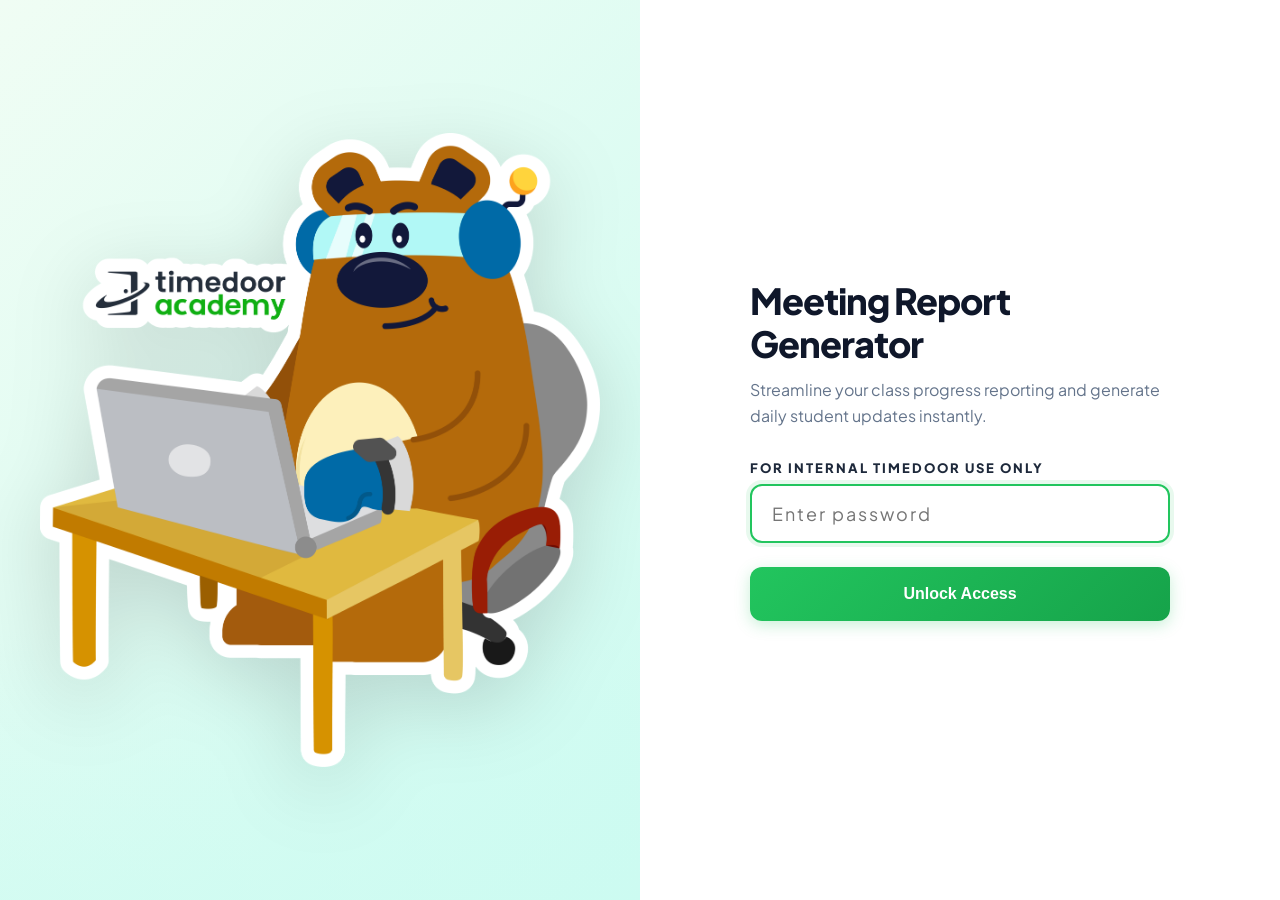
<file: review_templates.html>
<!DOCTYPE html>
<html lang="en">
<head>
  <meta charset="UTF-8">
  <meta name="viewport" content="width=device-width, initial-scale=1.0">
  <title>Template Review — All Reports | Timedoor Academy</title>
  <meta name="robots" content="noindex, nofollow">
  <link href="https://fonts.googleapis.com/css2?family=Plus+Jakarta+Sans:wght@400;500;600;700;800&display=swap" rel="stylesheet">
  <style>
    :root {
      --green: #16a34a; --green-dark: #14532d; --green-light: #f0fdf4;
      --green-border: #bbf7d0; --slate: #1e293b; --slate2: #334155;
      --muted: #64748b; --border: #e2e8f0; --white: #ffffff; --bg: #f8fafc;
      --amber: #d97706; --amber-light: #fffbeb;
      --blue: #2563eb; --blue-light: #eff6ff;
      --purple: #7c3aed; --purple-light: #f5f3ff;
    }
    * { box-sizing: border-box; margin: 0; padding: 0; }
    body {
      font-family: 'Plus Jakarta Sans', sans-serif;
      background: var(--bg);
      color: var(--slate);
      min-height: 100vh;
    }

    /* NAV */
    .topnav {
      background: linear-gradient(135deg, #14532d, #16a34a);
      padding: 0 32px; height: 64px;
      display: flex; align-items: center; gap: 16px;
      position: sticky; top: 0; z-index: 100;
      box-shadow: 0 4px 20px rgba(21,128,61,.35);
    }
    .topnav img { height: 36px; filter: drop-shadow(0 2px 4px rgba(0,0,0,.15)); }
    .topnav h1 { font-size: 18px; font-weight: 800; color: #fff; letter-spacing: -.3px; }
    .topnav-div { width: 1px; height: 24px; background: rgba(255,255,255,.3); }
    .topnav-sub { font-size: 12px; color: rgba(255,255,255,.75); font-weight: 500; }

    /* INTRO */
    .page-intro {
      max-width: 1400px; margin: 0 auto; padding: 28px 32px 16px;
    }
    .intro-card {
      background: var(--white); border: 1.5px solid var(--green-border);
      border-radius: 16px; padding: 20px 24px;
      display: flex; align-items: flex-start; gap: 16px;
    }
    .intro-icon { font-size: 28px; flex-shrink: 0; line-height: 1; }
    .intro-title { font-size: 16px; font-weight: 800; color: var(--green-dark); margin-bottom: 6px; }
    .intro-desc { font-size: 13px; color: var(--muted); line-height: 1.65; }
    .intro-desc strong { color: var(--slate2); }
    .intro-desc code { background: var(--bg); padding: 1px 6px; border-radius: 4px; font-size: 12px; }

    /* TOC */
    .toc-wrap { max-width: 1400px; margin: 0 auto; padding: 0 32px 20px; }
    .toc-inner {
      background: var(--white); border: 1px solid var(--border);
      border-radius: 14px; padding: 18px 22px;
    }
    .toc-title { font-size: 11px; font-weight: 800; color: var(--muted); text-transform: uppercase; letter-spacing: .8px; margin-bottom: 12px; }
    .toc-levels { display: flex; gap: 32px; flex-wrap: wrap; }
    .toc-level-group { display: flex; flex-direction: column; gap: 3px; }
    .toc-level-label {
      font-size: 11px; font-weight: 800; text-transform: uppercase; letter-spacing: .6px;
      margin-bottom: 5px;
    }
    .toc-level-label.junior { color: var(--purple); }
    .toc-level-label.kids { color: var(--blue); }
    .toc-level-label.teens { color: var(--amber); }
    .toc-level-label.design { color: #db2777; }
    .toc-level-label.pro { color: #0d9488; }
    .toc-link {
      font-size: 12px; font-weight: 600; color: var(--green);
      text-decoration: none; padding: 3px 8px;
      border-radius: 6px; transition: background .15s;
      display: inline-block;
    }
    .toc-link:hover { background: var(--green-light); }

    /* MAIN CONTENT */
    .content { max-width: 1400px; margin: 0 auto; padding: 0 32px 100px; }

    /* LEVEL SECTION */
    .level-section { margin-bottom: 52px; }
    .level-header {
      display: flex; align-items: center; gap: 14px;
      padding: 16px 22px; border-radius: 16px; margin-bottom: 24px;
    }
    .level-header.junior { background: linear-gradient(135deg, #7c3aed, #6d28d9); }
    .level-header.kids   { background: linear-gradient(135deg, #1d4ed8, #2563eb); }
    .level-header.teens  { background: linear-gradient(135deg, #b45309, #d97706); }
    .level-header.design { background: linear-gradient(135deg, #db2777, #be185d); }
    .level-header.pro    { background: linear-gradient(135deg, #0d9488, #0f766e); }
    .level-emoji { font-size: 28px; }
    .level-title { font-size: 22px; font-weight: 800; color: white; }
    .level-sub { font-size: 12px; color: rgba(255,255,255,.75); font-weight: 600; margin-left: auto; }

    /* COURSE BLOCK */
    .course-block { margin-bottom: 40px; scroll-margin-top: 80px; }
    .course-header {
      display: flex; align-items: center; gap: 12px;
      margin-bottom: 14px; padding-bottom: 12px;
      border-bottom: 2px solid var(--border);
    }
    .course-pill {
      font-size: 11px; font-weight: 800; text-transform: uppercase; letter-spacing: .6px;
      padding: 4px 12px; border-radius: 20px; flex-shrink: 0;
    }
    .junior .course-pill { background: var(--purple-light); color: var(--purple); }
    .kids   .course-pill { background: var(--blue-light); color: var(--blue); }
    .teens  .course-pill { background: var(--amber-light); color: var(--amber); }
    .design .course-pill { background: #fce7f3; color: #db2777; }
    .pro    .course-pill { background: #ccfbf1; color: #0f766e; }
    .course-name { font-size: 17px; font-weight: 800; color: var(--slate); }
    .lesson-count { font-size: 12px; color: var(--muted); font-weight: 600; margin-left: auto; white-space: nowrap; }

    /* HEADER COLUMNS */
    .col-headers {
      display: grid; grid-template-columns: 52px 1fr 1fr;
      gap: 12px; margin-bottom: 8px; padding: 0 2px;
    }
    .col-label {
      font-size: 10px; font-weight: 800; text-transform: uppercase;
      letter-spacing: .7px; color: var(--muted); padding: 0 4px;
    }
    .col-label:first-child { text-align: center; }

    /* LESSON ROW */
    .lesson-row {
      display: grid; grid-template-columns: 52px 1fr 1fr;
      gap: 12px; margin-bottom: 6px; align-items: stretch;
    }
    .lesson-num {
      display: flex; align-items: flex-start; justify-content: center;
      padding-top: 14px;
    }
    .lesson-badge {
      width: 36px; height: 36px; border-radius: 10px;
      display: grid; place-items: center;
      font-size: 12px; font-weight: 800; flex-shrink: 0;
      background: var(--border); color: var(--muted);
    }
    .lesson-cell {
      background: var(--white); border: 1.5px solid var(--border);
      border-radius: 12px; padding: 14px 16px;
      font-size: 13px; line-height: 1.7; color: var(--slate2);
    }
    .lesson-cell.en { border-left: 3px solid #2563eb; }
    .lesson-cell.id { border-left: 3px solid #16a34a; }
    .lang-flag {
      display: inline-block; font-size: 10px; font-weight: 800;
      padding: 2px 7px; border-radius: 4px; margin-bottom: 8px;
    }
    .lang-flag.en { background: #dbeafe; color: #1d4ed8; }
    .lang-flag.id { background: #dcfce7; color: #15803d; }

    /* LESSON TITLE ROW */
    .lesson-title-row {
      font-size: 11px; color: var(--muted); font-weight: 600;
      padding: 2px 4px 12px 64px; font-style: italic;
    }

    /* MISSING */
    .missing-cell {
      background: #fef9c3; border: 1.5px dashed #fbbf24;
      border-radius: 12px; padding: 14px 16px;
      font-size: 12px; color: #92400e; font-style: italic;
      display: flex; align-items: center; gap: 8px;
    }

    /* STATS BAR */
    .stats-bar {
      position: fixed; bottom: 20px; right: 24px;
      background: var(--slate); color: white;
      border-radius: 14px; padding: 12px 18px;
      font-size: 12px; font-weight: 700;
      box-shadow: 0 8px 24px rgba(0,0,0,.2);
      display: flex; gap: 16px; align-items: center;
      z-index: 200;
    }
    .stat-item { display: flex; flex-direction: column; align-items: center; gap: 2px; }
    .stat-num { font-size: 18px; font-weight: 800; }
    .stat-label { font-size: 9px; opacity: .7; text-transform: uppercase; letter-spacing: .5px; }
    .stat-divider { width: 1px; height: 30px; background: rgba(255,255,255,.2); }

    @media (max-width: 900px) {
      .lesson-row, .col-headers { grid-template-columns: 40px 1fr; }
      .lesson-row .lesson-cell.id,
      .col-headers .col-label:last-child { display: none; }
    }
  </style>
</head>
<body>

<nav class="topnav">
  <img src="timedoor_logo_putih.png" alt="Timedoor Academy">
  <div class="topnav-div"></div>
  <h1>Template Review — All Reports</h1>
  <span class="topnav-sub" style="margin-left:auto;">Student: Qianru &nbsp;·&nbsp; Status: Completed 1 Lesson</span>
</nav>

<div class="page-intro">
  <div class="intro-card">
    <div class="intro-icon">🔍</div>
    <div>
      <div class="intro-title">Review Semua Template Progress Report</div>
      <div class="intro-desc">
        Halaman ini menampilkan <strong>semua template progress report</strong> untuk setiap lesson di setiap course,
        dengan nama siswa <strong>Qianru</strong> dan status <strong>Selesai 1 Lesson</strong>.
        Template ditampilkan <strong>berdampingan (English | Indonesia)</strong>, dikelompokkan per level dan course.
        Tandai teks yang terasa terlalu "AI" atau kaku untuk diperbaiki di <code>js/templates.js</code>.
      </div>
    </div>
  </div>
</div>

<div class="toc-wrap">
  <div class="toc-inner">
    <div class="toc-title">📋 Daftar Isi — Jump to Course</div>
    <div class="toc-levels" id="toc-container"></div>
  </div>
</div>

<div class="content" id="main-content">
  <div style="text-align:center;padding:60px 0;color:var(--muted);font-size:14px;">
    ⏳ Memuat data...
  </div>
</div>

<div class="stats-bar" id="stats-bar" style="display:none;">
  <div class="stat-item">
    <div class="stat-num" id="stat-total">—</div>
    <div class="stat-label">Total Lessons</div>
  </div>
  <div class="stat-divider"></div>
  <div class="stat-item">
    <div class="stat-num" id="stat-courses">—</div>
    <div class="stat-label">Courses</div>
  </div>
  <div class="stat-divider"></div>
  <div class="stat-item">
    <div class="stat-num" id="stat-missing">—</div>
    <div class="stat-label">Missing EN/ID</div>
  </div>
</div>

<script src="js/secure_data.js?v=2.2.6"></script>
<script src="js/auth.js?v=2.2.6"></script>
<script>
const STUDENT = 'Qianru';

const LEVELS = [
  { key: 'juniors', label: 'Juniors', emoji: '🌱', courses: COURSE_MAP['Juniors'] || COURSE_MAP['Junior'] },
  { key: 'kids',   label: 'Kids',   emoji: '🎮', courses: COURSE_MAP['Kids'] },
  { key: 'teens',  label: 'Teens',  emoji: '🚀', courses: COURSE_MAP['Teens'] },
  { key: 'design', label: 'Design', emoji: '🎨', courses: COURSE_MAP['Design'] },
  { key: 'pro',    label: 'Pro',    emoji: '💻', courses: COURSE_MAP['Pro'] },
];

const COURSE_LANG_NAMES = {
  'Basic Website': { id: 'Website Basic', en: 'Website Development' },
  'Website Basic': { id: 'Website Basic', en: 'Website Development' },
  'Frontend Development': { id: 'Frontend Development', en: 'Frontend Development' },
  'Backend Development': { id: 'Backend Development', en: 'Backend Development' },
  'Mobile App Development': { id: 'Mobile App Development', en: 'Mobile App Development' },
  'AI Development': { id: 'AI Development', en: 'AI Development' },
  '3D ANIMATOR': { id: '3D Animator', en: '3D Animator' }
};

function getCourseNameLang(c, lang) {
  if (COURSE_LANG_NAMES[c] && COURSE_LANG_NAMES[c][lang]) {
    return COURSE_LANG_NAMES[c][lang];
  }
  return c;
}

function getCourseHeaderName(c) {
  if (COURSE_LANG_NAMES[c] && COURSE_LANG_NAMES[c].id !== COURSE_LANG_NAMES[c].en) {
    return `${COURSE_LANG_NAMES[c].en} (EN) / ${COURSE_LANG_NAMES[c].id} (ID)`;
  }
  return c;
}

function applyName(str) {
  return str ? str.replace(/\{nama\}/g, STUDENT) : null;
}

function getEN(course, num) {
  if (!TEMPLATES_EN) return null;
  const t = TEMPLATES_EN[course] || TEMPLATES_EN[getCourseNameLang(course, 'en')] || TEMPLATES_EN['Basic Website'];
  return (t && t[String(num)]) ? applyName(t[String(num)]) : null;
}

function getID(course, num) {
  if (!TEMPLATES) return null;
  const t = TEMPLATES[course] || TEMPLATES[getCourseNameLang(course, 'id')] || TEMPLATES['Basic Website'];
  return (t && t[String(num)]) ? applyName(t[String(num)]) : null;
}

function esc(s) {
  return String(s || '').replace(/&/g,'&amp;').replace(/</g,'&lt;').replace(/>/g,'&gt;');
}

function buildReview() {
  if (typeof TEMPLATES === 'undefined' || typeof TEMPLATES_EN === 'undefined') {
    document.getElementById('main-content').innerHTML = `
      <div style="padding:60px;text-align:center;color:#dc2626;font-weight:700;font-size:15px;">
        ❌ Data files tidak bisa dimuat. Buka file ini melalui Live Server di VS Code (bukan langsung dari file explorer).
      </div>`;
    return;
  }

  const toc = document.getElementById('toc-container');
  const content = document.getElementById('main-content');
  content.innerHTML = '';

  let totalLessons = 0, totalCourses = 0, totalMissing = 0;

  LEVELS.forEach(level => {
    // TOC group
    const tocGroup = document.createElement('div');
    tocGroup.className = 'toc-level-group';
    tocGroup.innerHTML = `<div class="toc-level-label ${level.key}">${level.emoji} ${level.label}</div>`;
    level.courses.forEach(course => {
      const anchor = 'c-' + course.replace(/[^a-zA-Z0-9]/g, '-');
      const a = document.createElement('a');
      a.className = 'toc-link';
      a.href = '#' + anchor;
      a.textContent = getCourseHeaderName(course);
      tocGroup.appendChild(a);
    });
    toc.appendChild(tocGroup);

    // Level section
    const levelSec = document.createElement('div');
    levelSec.className = 'level-section';
    levelSec.innerHTML = `
      <div class="level-header ${level.key}">
        <span class="level-emoji">${level.emoji}</span>
        <div class="level-title">${level.label}</div>
        <div class="level-sub">${level.courses.length} courses</div>
      </div>`;

    level.courses.forEach(course => {
      totalCourses++;
      const anchor = 'c-' + course.replace(/[^a-zA-Z0-9]/g, '-');
      const lessons = COURSE_DATA[course] || [];
      const courseEn = getCourseNameLang(course, 'en');
      const courseId = getCourseNameLang(course, 'id');

      const courseBlock = document.createElement('div');
      courseBlock.className = `course-block ${level.key}`;
      courseBlock.id = anchor;

      let html = `
        <div class="course-header">
          <span class="course-pill">${level.label}</span>
          <span class="course-name">${esc(getCourseHeaderName(course))}</span>
          <span class="lesson-count">${lessons.length} lessons</span>
        </div>
        <div class="col-headers">
          <div class="col-label">#</div>
          <div class="col-label">🇬🇧 English: <strong>${esc(courseEn)}</strong></div>
          <div class="col-label">🇮🇩 Indonesia: <strong>${esc(courseId)}</strong></div>
        </div>
      `;

      lessons.forEach(lesson => {
        totalLessons++;
        const en = getEN(course, lesson.num);
        const id = getID(course, lesson.num);
        if (!en) totalMissing++;
        if (!id) totalMissing++;

        const titleEn = lesson.title_en || lesson.title;
        const titleId = lesson.title_id || lesson.title;

        const enCell = en
          ? `<div class="lesson-cell en"><div class="lang-flag en">EN</div><div><div style="font-weight:700;font-size:12px;color:#1e3a8a;margin-bottom:6px;">${esc(titleEn)}</div>${esc(en)}</div></div>`
          : `<div class="missing-cell">⚠️ Template EN belum tersedia</div>`;

        const idCell = id
          ? `<div class="lesson-cell id"><div class="lang-flag id">ID</div><div><div style="font-weight:700;font-size:12px;color:#14532d;margin-bottom:6px;">${esc(titleId)}</div>${esc(id)}</div></div>`
          : `<div class="missing-cell">⚠️ Template ID belum tersedia</div>`;

        html += `
          <div class="lesson-row">
            <div class="lesson-num"><div class="lesson-badge">${lesson.num}</div></div>
            ${enCell}
            ${idCell}
          </div>
          <div class="lesson-title-row">
            <span style="font-weight:600;color:var(--slate2);">🇬🇧 ${esc(titleEn)}</span>
            <span style="color:var(--muted);margin:0 8px;">•</span>
            <span style="font-weight:600;color:var(--slate2);">🇮🇩 ${esc(titleId)}</span>
          </div>
        `;
      });

      if (lessons.length === 0) {
        html += `<div style="padding:16px 20px;color:var(--muted);font-size:13px;font-style:italic;background:#f8fafc;border-radius:8px;margin-top:8px;">Data lesson belum tersedia (menunggu pembaruan kurikulum).</div>`;
      }

      courseBlock.innerHTML = html;
      levelSec.appendChild(courseBlock);
    });

    content.appendChild(levelSec);
  });

  document.getElementById('stat-total').textContent = totalLessons;
  document.getElementById('stat-courses').textContent = totalCourses;
  document.getElementById('stat-missing').textContent = totalMissing;
  document.getElementById('stats-bar').style.display = 'flex';
}

window.initReviewApp = function() {
  buildReview();
};
</script>
</body>
</html>
</file>
